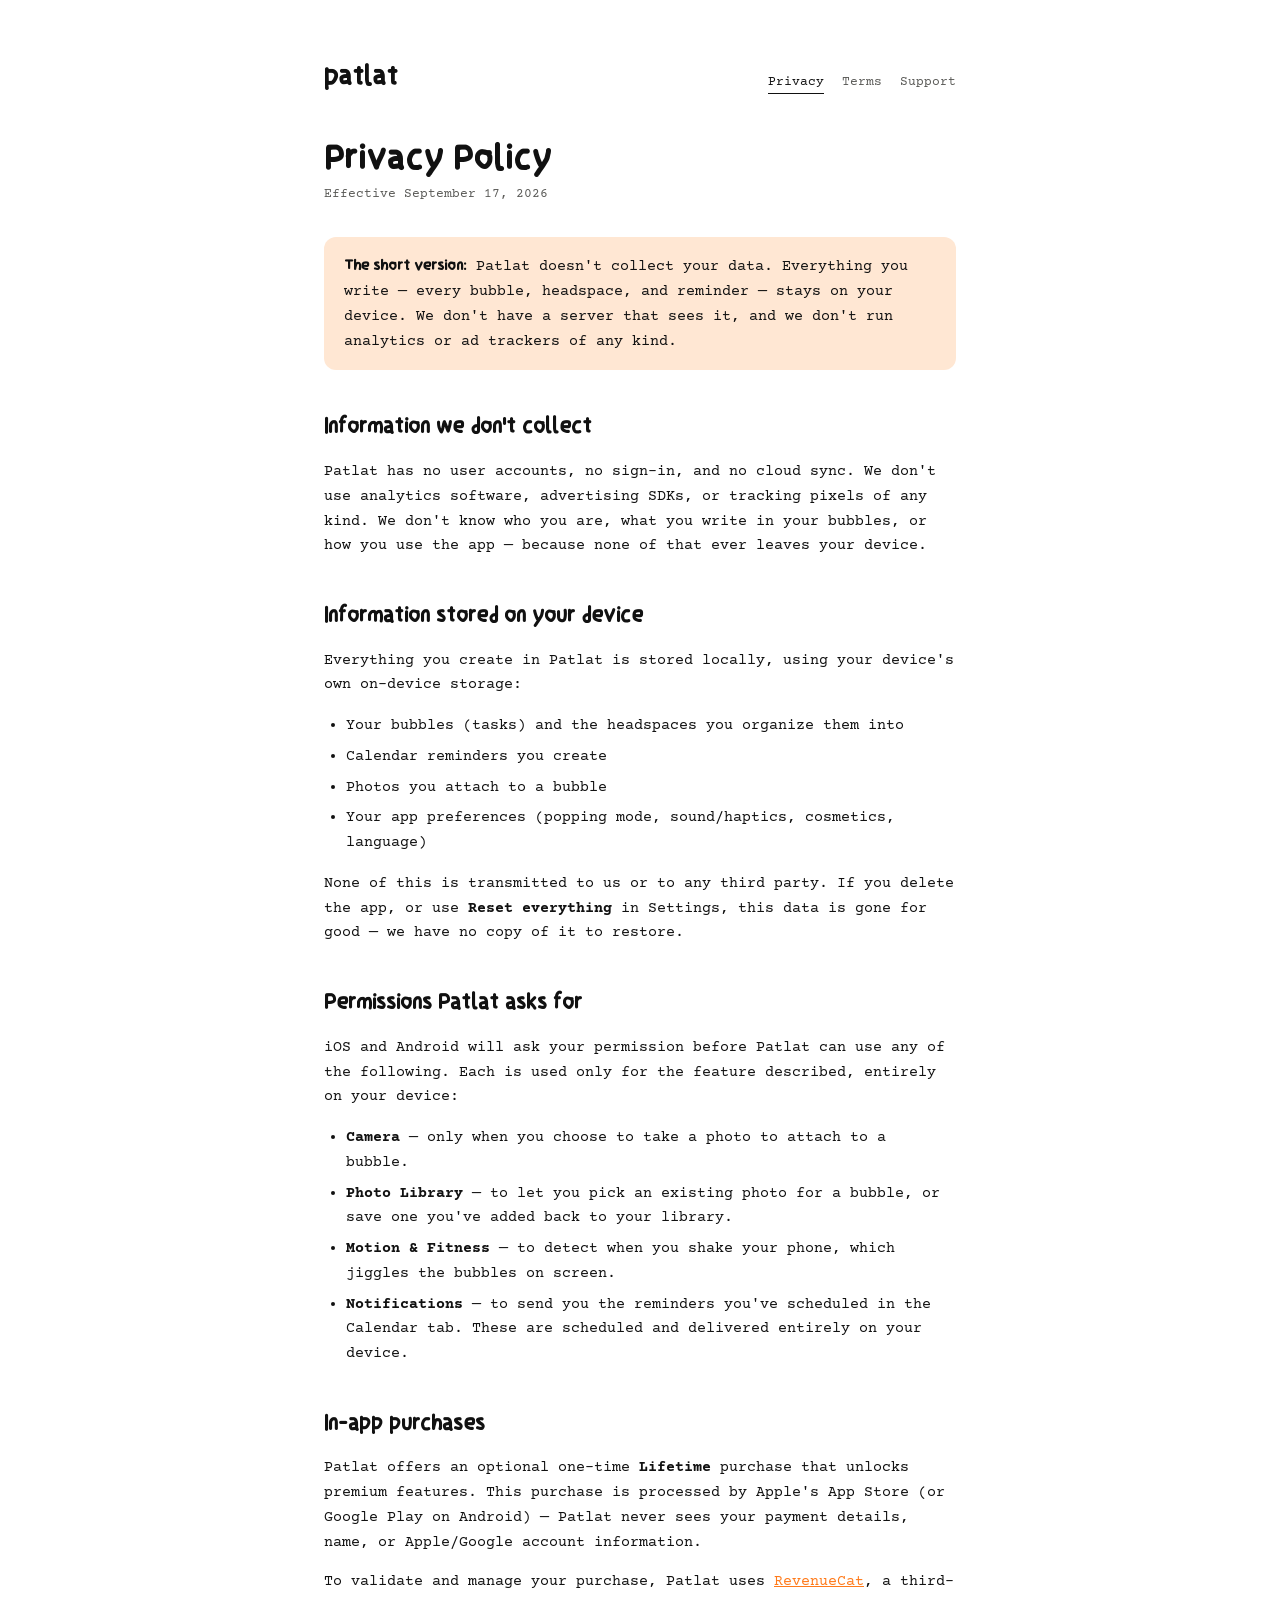
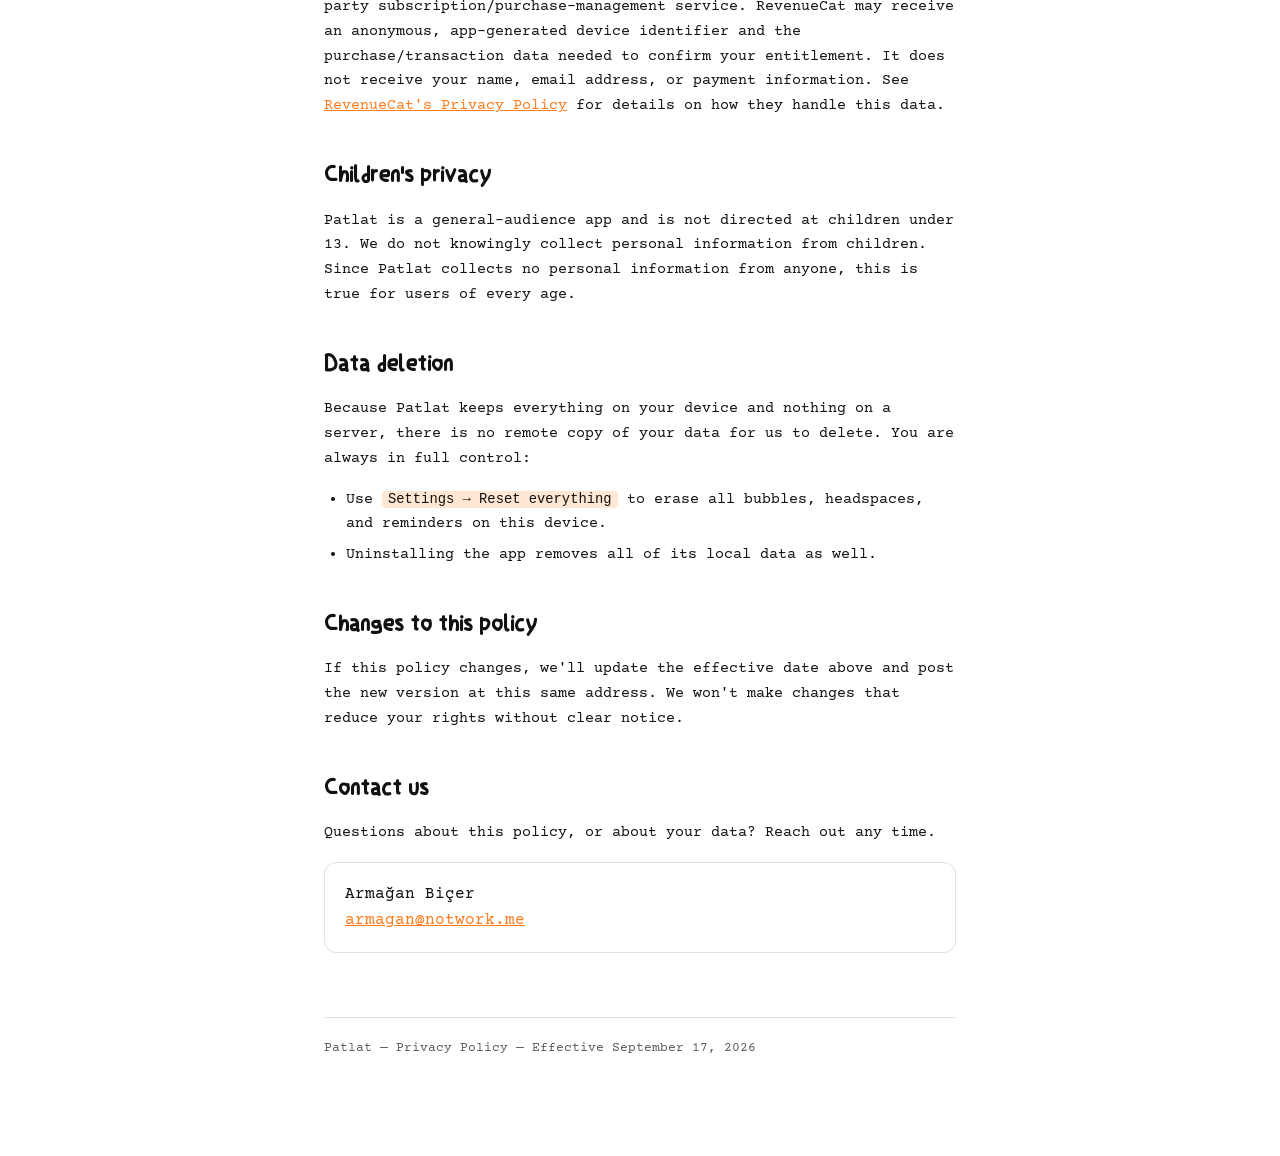
<file: patlat/privacy.html>
<!doctype html>
<html lang="en">
<head>
<meta charset="utf-8">
<meta name="viewport" content="width=device-width, initial-scale=1">
<title>Patlat — Privacy Policy</title>
<meta name="description" content="Privacy Policy for Patlat, the bubble-based task app.">
<link rel="preconnect" href="https://fonts.googleapis.com">
<link rel="preconnect" href="https://fonts.gstatic.com" crossorigin>
<link href="https://fonts.googleapis.com/css2?family=Shantell+Sans:wght@400;700&family=Courier+Prime:wght@400;700&display=swap" rel="stylesheet">
<style>
  @font-face {
    font-family: 'Armi';
    src: url('fonts/ArmiRegular.ttf') format('truetype');
    font-display: swap;
  }
</style>
<style>
  :root {
    --ink: #111111;
    --paper: #FFFFFF;
    --muted: #5b5b58;
    --border: #e2e2de;
    --orange: #FF7A1A;
    --orange-tint: #FFE7D3;
  }
  @media (prefers-color-scheme: dark) {
    :root:not([data-theme="light"]) {
      --ink: #F2F0EA;
      --paper: #171613;
      --muted: #a8a59c;
      --border: #35332c;
      --orange: #FF9142;
      --orange-tint: #3a2a1a;
    }
  }
  :root[data-theme="dark"] {
    --ink: #F2F0EA;
    --paper: #171613;
    --muted: #a8a59c;
    --border: #35332c;
    --orange: #FF9142;
    --orange-tint: #3a2a1a;
  }
  * { box-sizing: border-box; }
  body {
    margin: 0;
    background: var(--paper);
    color: var(--ink);
    font-family: 'Courier Prime', ui-monospace, monospace;
    line-height: 1.65;
  }
  .wrap { max-width: 680px; margin: 0 auto; padding: 56px 24px 96px; }
  header.top { display: flex; align-items: baseline; justify-content: space-between; margin-bottom: 40px; flex-wrap: wrap; gap: 10px; }
  .word { font-family: 'Armi', 'Shantell Sans', 'Comic Sans MS', cursive; font-size: 26px; font-weight: 700; color: var(--ink); text-decoration: none; }
  nav.legalnav { display: flex; gap: 18px; font-size: 13px; }
  nav.legalnav a { color: var(--muted); text-decoration: none; border-bottom: 1px solid transparent; }
  nav.legalnav a:hover, nav.legalnav a[aria-current] { color: var(--ink); border-bottom-color: var(--ink); }
  h1 { font-family: 'Armi', 'Shantell Sans', 'Comic Sans MS', cursive; font-size: 34px; margin: 0 0 6px; line-height: 1.15; }
  .updated { color: var(--muted); font-size: 13px; margin: 0 0 32px; }
  .tldr {
    background: var(--orange-tint);
    border-radius: 12px;
    padding: 16px 20px;
    margin-bottom: 40px;
    font-size: 15px;
  }
  .tldr strong { font-family: 'Armi', 'Shantell Sans', 'Comic Sans MS', cursive; font-weight: 700; }
  h2 { font-family: 'Armi', 'Shantell Sans', 'Comic Sans MS', cursive; font-size: 21px; margin: 40px 0 12px; }
  p, li { font-size: 15px; color: var(--ink); }
  ul { padding-left: 22px; }
  li { margin: 6px 0; }
  a { color: var(--orange); }
  code { background: var(--orange-tint); padding: 1px 6px; border-radius: 4px; font-size: 0.92em; }
  .contact-box {
    border: 1px solid var(--border);
    border-radius: 12px;
    padding: 18px 20px;
    margin-top: 16px;
  }
  footer { margin-top: 64px; padding-top: 20px; border-top: 1px solid var(--border); color: var(--muted); font-size: 13px; }
</style>
</head>
<body>
  <div class="wrap">
    <header class="top">
      <a class="word" href="./">patlat</a>
      <nav class="legalnav">
        <a href="privacy.html" aria-current="page">Privacy</a>
        <a href="terms.html">Terms</a>
        <a href="support.html">Support</a>
      </nav>
    </header>

    <h1>Privacy Policy</h1>
    <p class="updated">Effective September 17, 2026</p>

    <div class="tldr">
      <strong>The short version:</strong> Patlat doesn't collect your data. Everything you write —
      every bubble, headspace, and reminder — stays on your device. We don't have a server that
      sees it, and we don't run analytics or ad trackers of any kind.
    </div>

    <h2>Information we don't collect</h2>
    <p>Patlat has no user accounts, no sign-in, and no cloud sync. We don't use analytics
      software, advertising SDKs, or tracking pixels of any kind. We don't know who you are,
      what you write in your bubbles, or how you use the app — because none of that ever
      leaves your device.</p>

    <h2>Information stored on your device</h2>
    <p>Everything you create in Patlat is stored locally, using your device's own on-device
      storage:</p>
    <ul>
      <li>Your bubbles (tasks) and the headspaces you organize them into</li>
      <li>Calendar reminders you create</li>
      <li>Photos you attach to a bubble</li>
      <li>Your app preferences (popping mode, sound/haptics, cosmetics, language)</li>
    </ul>
    <p>None of this is transmitted to us or to any third party. If you delete the app, or use
      <strong>Reset everything</strong> in Settings, this data is gone for good — we have no
      copy of it to restore.</p>

    <h2>Permissions Patlat asks for</h2>
    <p>iOS and Android will ask your permission before Patlat can use any of the following.
      Each is used only for the feature described, entirely on your device:</p>
    <ul>
      <li><strong>Camera</strong> — only when you choose to take a photo to attach to a bubble.</li>
      <li><strong>Photo Library</strong> — to let you pick an existing photo for a bubble, or save
        one you've added back to your library.</li>
      <li><strong>Motion &amp; Fitness</strong> — to detect when you shake your phone, which
        jiggles the bubbles on screen.</li>
      <li><strong>Notifications</strong> — to send you the reminders you've scheduled in the
        Calendar tab. These are scheduled and delivered entirely on your device.</li>
    </ul>

    <h2>In-app purchases</h2>
    <p>Patlat offers an optional one-time <strong>Lifetime</strong> purchase that unlocks premium
      features. This purchase is processed by Apple's App Store (or Google Play on Android) —
      Patlat never sees your payment details, name, or Apple/Google account information.</p>
    <p>To validate and manage your purchase, Patlat uses
      <a href="https://www.revenuecat.com/" target="_blank" rel="noopener">RevenueCat</a>, a
      third-party subscription/purchase-management service. RevenueCat may receive an
      anonymous, app-generated device identifier and the purchase/transaction data needed to
      confirm your entitlement. It does not receive your name, email address, or payment
      information. See
      <a href="https://www.revenuecat.com/privacy/" target="_blank" rel="noopener">RevenueCat's
      Privacy Policy</a> for details on how they handle this data.</p>

    <h2>Children's privacy</h2>
    <p>Patlat is a general-audience app and is not directed at children under 13. We do not
      knowingly collect personal information from children. Since Patlat collects no personal
      information from anyone, this is true for users of every age.</p>

    <h2>Data deletion</h2>
    <p>Because Patlat keeps everything on your device and nothing on a server, there is no
      remote copy of your data for us to delete. You are always in full control:</p>
    <ul>
      <li>Use <code>Settings → Reset everything</code> to erase all bubbles, headspaces, and
        reminders on this device.</li>
      <li>Uninstalling the app removes all of its local data as well.</li>
    </ul>

    <h2>Changes to this policy</h2>
    <p>If this policy changes, we'll update the effective date above and post the new version
      at this same address. We won't make changes that reduce your rights without clear notice.</p>

    <h2>Contact us</h2>
    <p>Questions about this policy, or about your data? Reach out any time.</p>
    <div class="contact-box">
      Armağan Biçer<br>
      <a href="mailto:armagan@notwork.me">armagan@notwork.me</a>
    </div>

    <footer>Patlat — Privacy Policy — Effective September 17, 2026</footer>
  </div>
</body>
</html>
</file>
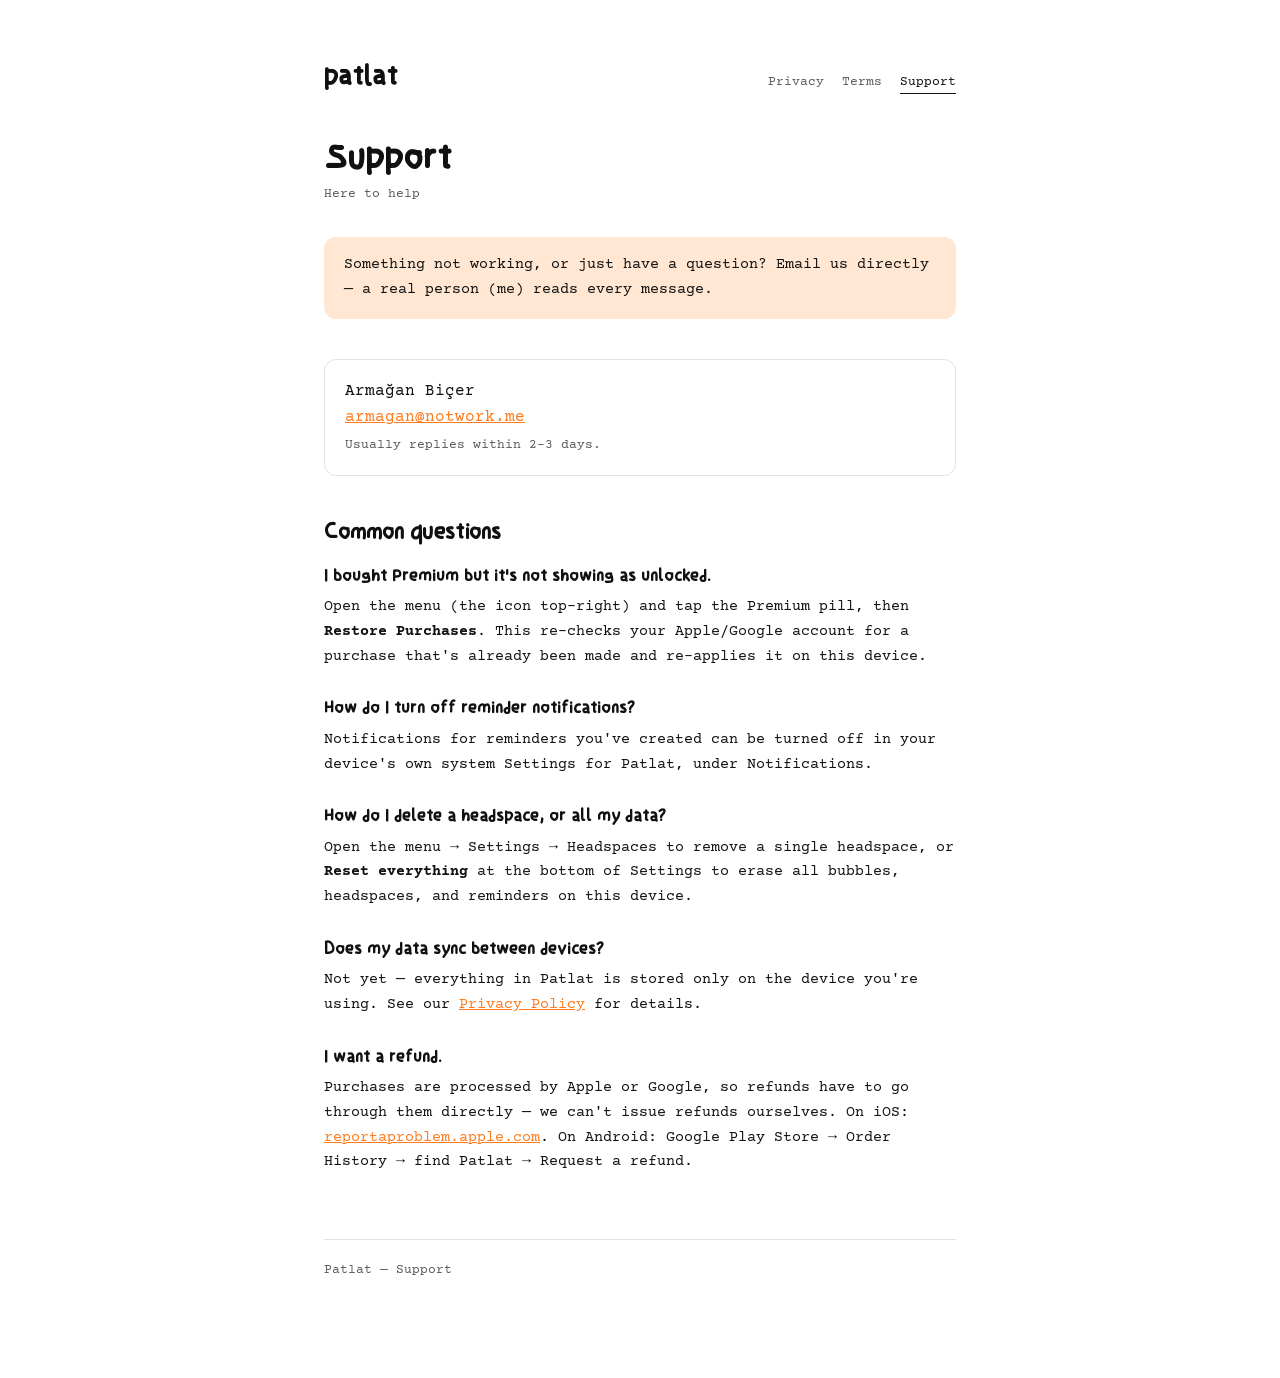
<file: patlat/support.html>
<!doctype html>
<html lang="en">
<head>
<meta charset="utf-8">
<meta name="viewport" content="width=device-width, initial-scale=1">
<title>Patlat — Support</title>
<meta name="description" content="Get help with Patlat, the bubble-based task app.">
<link rel="preconnect" href="https://fonts.googleapis.com">
<link rel="preconnect" href="https://fonts.gstatic.com" crossorigin>
<link href="https://fonts.googleapis.com/css2?family=Shantell+Sans:wght@400;700&family=Courier+Prime:wght@400;700&display=swap" rel="stylesheet">
<style>
  @font-face {
    font-family: 'Armi';
    src: url('fonts/ArmiRegular.ttf') format('truetype');
    font-display: swap;
  }
</style>
<style>
  :root {
    --ink: #111111;
    --paper: #FFFFFF;
    --muted: #5b5b58;
    --border: #e2e2de;
    --orange: #FF7A1A;
    --orange-tint: #FFE7D3;
  }
  @media (prefers-color-scheme: dark) {
    :root:not([data-theme="light"]) {
      --ink: #F2F0EA;
      --paper: #171613;
      --muted: #a8a59c;
      --border: #35332c;
      --orange: #FF9142;
      --orange-tint: #3a2a1a;
    }
  }
  :root[data-theme="dark"] {
    --ink: #F2F0EA;
    --paper: #171613;
    --muted: #a8a59c;
    --border: #35332c;
    --orange: #FF9142;
    --orange-tint: #3a2a1a;
  }
  * { box-sizing: border-box; }
  body {
    margin: 0;
    background: var(--paper);
    color: var(--ink);
    font-family: 'Courier Prime', ui-monospace, monospace;
    line-height: 1.65;
  }
  .wrap { max-width: 680px; margin: 0 auto; padding: 56px 24px 96px; }
  header.top { display: flex; align-items: baseline; justify-content: space-between; margin-bottom: 40px; flex-wrap: wrap; gap: 10px; }
  .word { font-family: 'Armi', 'Shantell Sans', 'Comic Sans MS', cursive; font-size: 26px; font-weight: 700; color: var(--ink); text-decoration: none; }
  nav.legalnav { display: flex; gap: 18px; font-size: 13px; }
  nav.legalnav a { color: var(--muted); text-decoration: none; border-bottom: 1px solid transparent; }
  nav.legalnav a:hover, nav.legalnav a[aria-current] { color: var(--ink); border-bottom-color: var(--ink); }
  h1 { font-family: 'Armi', 'Shantell Sans', 'Comic Sans MS', cursive; font-size: 34px; margin: 0 0 6px; line-height: 1.15; }
  .updated { color: var(--muted); font-size: 13px; margin: 0 0 32px; }
  .tldr {
    background: var(--orange-tint);
    border-radius: 12px;
    padding: 16px 20px;
    margin-bottom: 40px;
    font-size: 15px;
  }
  .tldr strong { font-family: 'Armi', 'Shantell Sans', 'Comic Sans MS', cursive; font-weight: 700; }
  h2 { font-family: 'Armi', 'Shantell Sans', 'Comic Sans MS', cursive; font-size: 21px; margin: 40px 0 12px; }
  p, li { font-size: 15px; color: var(--ink); }
  a { color: var(--orange); }
  .contact-box {
    border: 1px solid var(--border);
    border-radius: 12px;
    padding: 18px 20px;
    margin-top: 16px;
    margin-bottom: 8px;
  }
  .faq-item { margin-bottom: 26px; }
  .faq-q { font-family: 'Armi', 'Shantell Sans', 'Comic Sans MS', cursive; font-size: 16px; font-weight: 700; margin: 0 0 6px; }
  .faq-a { margin: 0; color: var(--ink); }
  footer { margin-top: 64px; padding-top: 20px; border-top: 1px solid var(--border); color: var(--muted); font-size: 13px; }
</style>
</head>
<body>
  <div class="wrap">
    <header class="top">
      <a class="word" href="./">patlat</a>
      <nav class="legalnav">
        <a href="privacy.html">Privacy</a>
        <a href="terms.html">Terms</a>
        <a href="support.html" aria-current="page">Support</a>
      </nav>
    </header>

    <h1>Support</h1>
    <p class="updated">Here to help</p>

    <div class="tldr">
      Something not working, or just have a question? Email us directly — a real person
      (me) reads every message.
    </div>

    <div class="contact-box">
      Armağan Biçer<br>
      <a href="mailto:armagan@notwork.me">armagan@notwork.me</a><br>
      <span style="color:var(--muted); font-size: 13px;">Usually replies within 2–3 days.</span>
    </div>

    <h2>Common questions</h2>

    <div class="faq-item">
      <p class="faq-q">I bought Premium but it's not showing as unlocked.</p>
      <p class="faq-a">Open the menu (the icon top-right) and tap the Premium pill, then
        <strong>Restore Purchases</strong>. This re-checks your Apple/Google account for a
        purchase that's already been made and re-applies it on this device.</p>
    </div>

    <div class="faq-item">
      <p class="faq-q">How do I turn off reminder notifications?</p>
      <p class="faq-a">Notifications for reminders you've created can be turned off in your
        device's own system Settings for Patlat, under Notifications.</p>
    </div>

    <div class="faq-item">
      <p class="faq-q">How do I delete a headspace, or all my data?</p>
      <p class="faq-a">Open the menu → Settings → Headspaces to remove a single headspace, or
        <strong>Reset everything</strong> at the bottom of Settings to erase all bubbles,
        headspaces, and reminders on this device.</p>
    </div>

    <div class="faq-item">
      <p class="faq-q">Does my data sync between devices?</p>
      <p class="faq-a">Not yet — everything in Patlat is stored only on the device you're using.
        See our <a href="privacy.html">Privacy Policy</a> for details.</p>
    </div>

    <div class="faq-item">
      <p class="faq-q">I want a refund.</p>
      <p class="faq-a">Purchases are processed by Apple or Google, so refunds have to go
        through them directly — we can't issue refunds ourselves. On iOS:
        <a href="https://reportaproblem.apple.com/" target="_blank" rel="noopener">reportaproblem.apple.com</a>.
        On Android: Google Play Store → Order History → find Patlat → Request a refund.</p>
    </div>

    <footer>Patlat — Support</footer>
  </div>
</body>
</html>
</file>
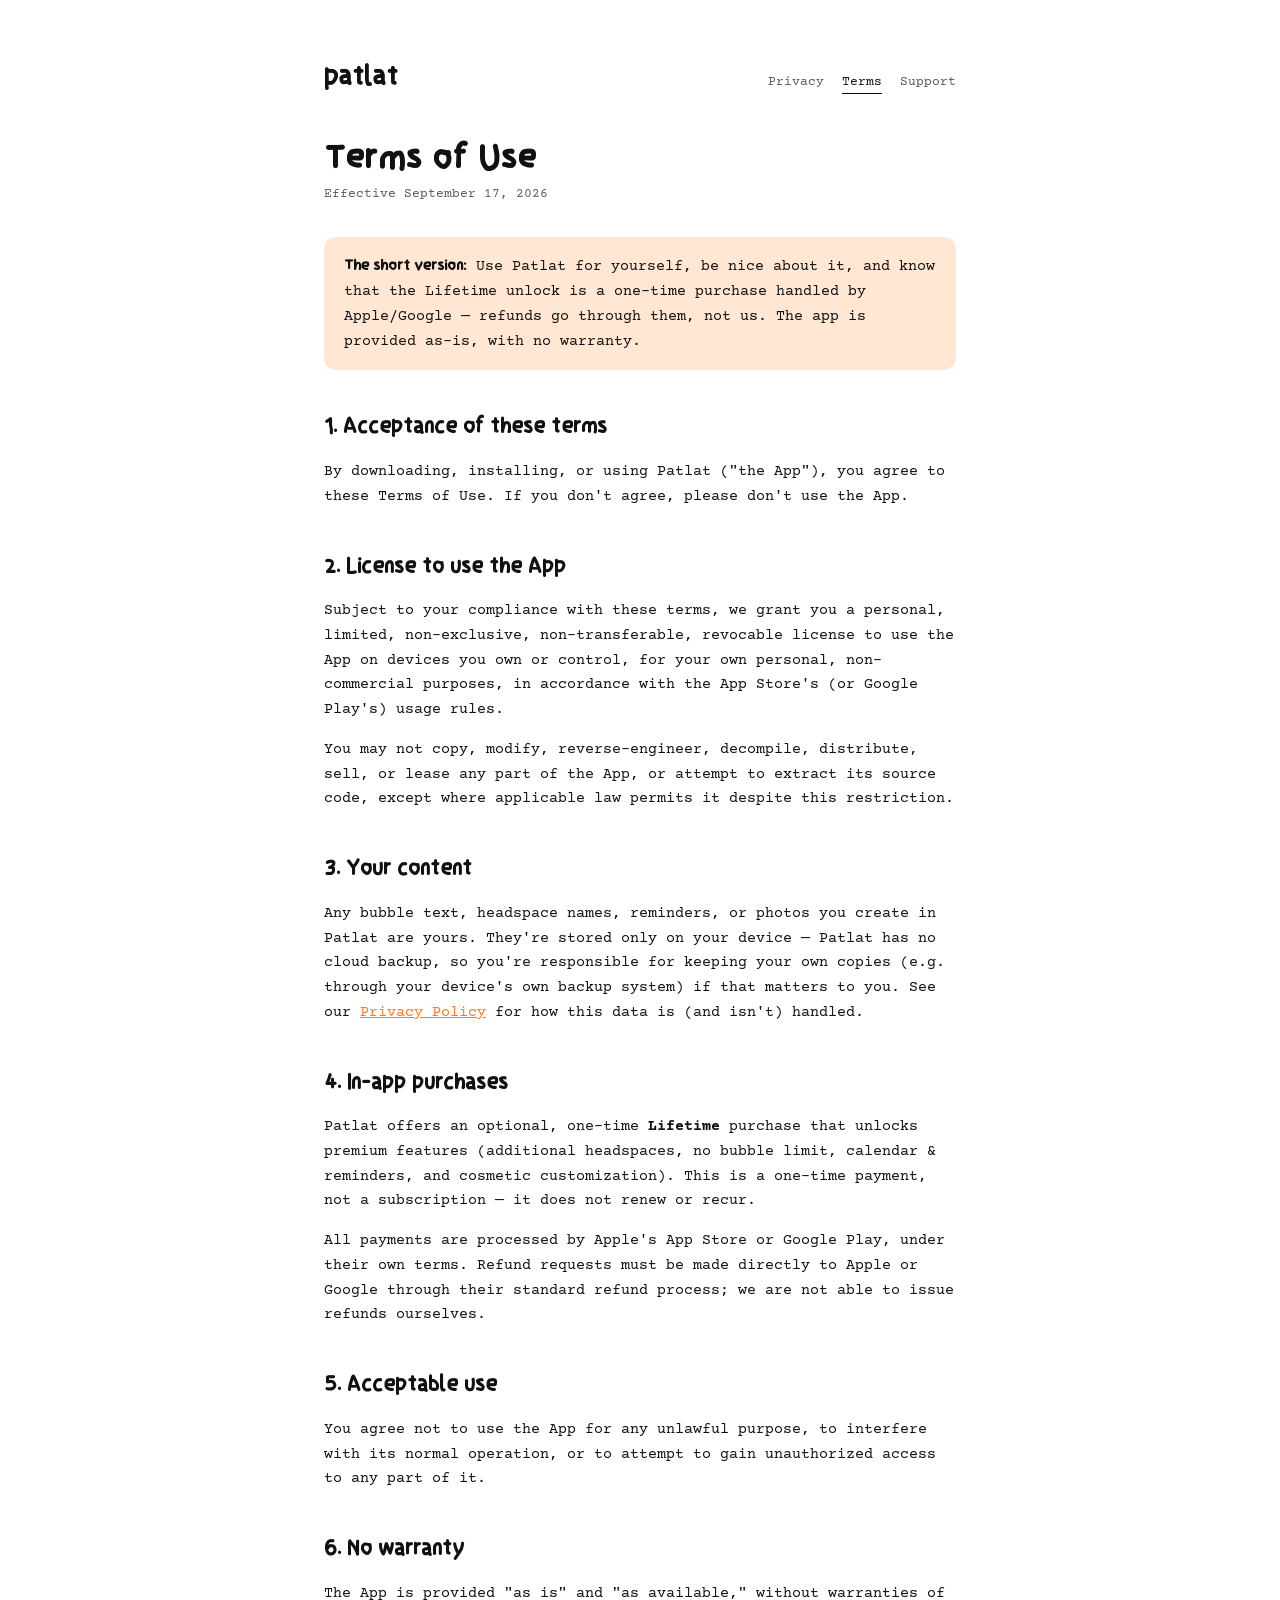
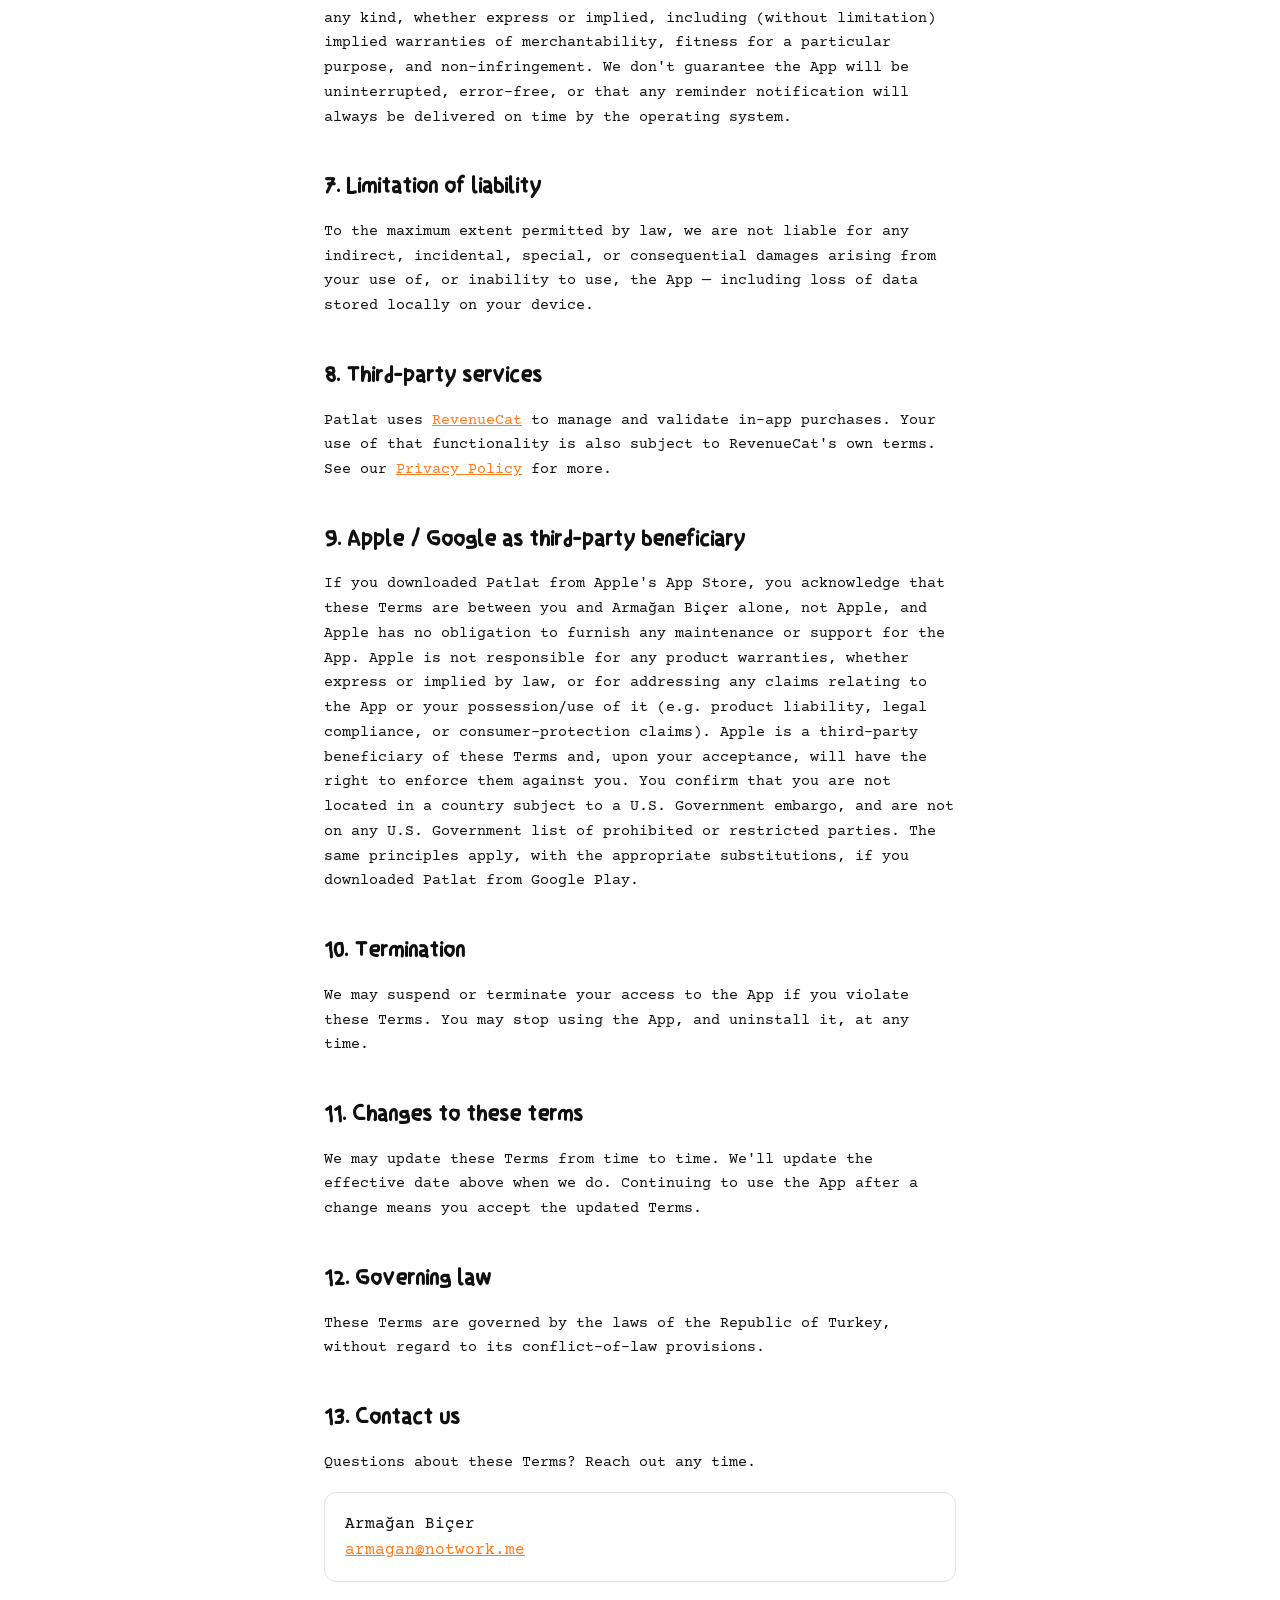
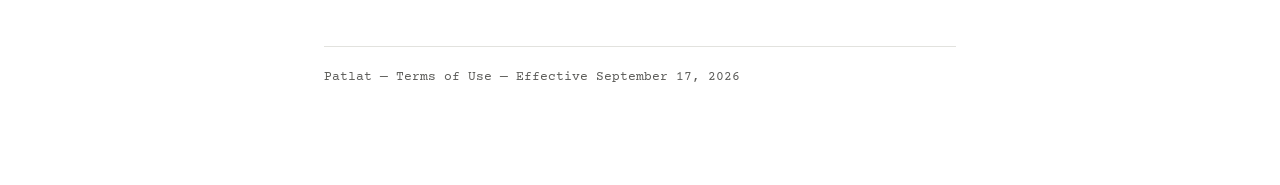
<file: patlat/terms.html>
<!doctype html>
<html lang="en">
<head>
<meta charset="utf-8">
<meta name="viewport" content="width=device-width, initial-scale=1">
<title>Patlat — Terms of Use</title>
<meta name="description" content="Terms of Use (EULA) for Patlat, the bubble-based task app.">
<link rel="preconnect" href="https://fonts.googleapis.com">
<link rel="preconnect" href="https://fonts.gstatic.com" crossorigin>
<link href="https://fonts.googleapis.com/css2?family=Shantell+Sans:wght@400;700&family=Courier+Prime:wght@400;700&display=swap" rel="stylesheet">
<style>
  @font-face {
    font-family: 'Armi';
    src: url('fonts/ArmiRegular.ttf') format('truetype');
    font-display: swap;
  }
</style>
<style>
  :root {
    --ink: #111111;
    --paper: #FFFFFF;
    --muted: #5b5b58;
    --border: #e2e2de;
    --orange: #FF7A1A;
    --orange-tint: #FFE7D3;
  }
  @media (prefers-color-scheme: dark) {
    :root:not([data-theme="light"]) {
      --ink: #F2F0EA;
      --paper: #171613;
      --muted: #a8a59c;
      --border: #35332c;
      --orange: #FF9142;
      --orange-tint: #3a2a1a;
    }
  }
  :root[data-theme="dark"] {
    --ink: #F2F0EA;
    --paper: #171613;
    --muted: #a8a59c;
    --border: #35332c;
    --orange: #FF9142;
    --orange-tint: #3a2a1a;
  }
  * { box-sizing: border-box; }
  body {
    margin: 0;
    background: var(--paper);
    color: var(--ink);
    font-family: 'Courier Prime', ui-monospace, monospace;
    line-height: 1.65;
  }
  .wrap { max-width: 680px; margin: 0 auto; padding: 56px 24px 96px; }
  header.top { display: flex; align-items: baseline; justify-content: space-between; margin-bottom: 40px; flex-wrap: wrap; gap: 10px; }
  .word { font-family: 'Armi', 'Shantell Sans', 'Comic Sans MS', cursive; font-size: 26px; font-weight: 700; color: var(--ink); text-decoration: none; }
  nav.legalnav { display: flex; gap: 18px; font-size: 13px; }
  nav.legalnav a { color: var(--muted); text-decoration: none; border-bottom: 1px solid transparent; }
  nav.legalnav a:hover, nav.legalnav a[aria-current] { color: var(--ink); border-bottom-color: var(--ink); }
  h1 { font-family: 'Armi', 'Shantell Sans', 'Comic Sans MS', cursive; font-size: 34px; margin: 0 0 6px; line-height: 1.15; }
  .updated { color: var(--muted); font-size: 13px; margin: 0 0 32px; }
  .tldr {
    background: var(--orange-tint);
    border-radius: 12px;
    padding: 16px 20px;
    margin-bottom: 40px;
    font-size: 15px;
  }
  .tldr strong { font-family: 'Armi', 'Shantell Sans', 'Comic Sans MS', cursive; font-weight: 700; }
  h2 { font-family: 'Armi', 'Shantell Sans', 'Comic Sans MS', cursive; font-size: 21px; margin: 40px 0 12px; }
  p, li { font-size: 15px; color: var(--ink); }
  ul { padding-left: 22px; }
  li { margin: 6px 0; }
  a { color: var(--orange); }
  .contact-box {
    border: 1px solid var(--border);
    border-radius: 12px;
    padding: 18px 20px;
    margin-top: 16px;
  }
  footer { margin-top: 64px; padding-top: 20px; border-top: 1px solid var(--border); color: var(--muted); font-size: 13px; }
</style>
</head>
<body>
  <div class="wrap">
    <header class="top">
      <a class="word" href="./">patlat</a>
      <nav class="legalnav">
        <a href="privacy.html">Privacy</a>
        <a href="terms.html" aria-current="page">Terms</a>
        <a href="support.html">Support</a>
      </nav>
    </header>

    <h1>Terms of Use</h1>
    <p class="updated">Effective September 17, 2026</p>

    <div class="tldr">
      <strong>The short version:</strong> Use Patlat for yourself, be nice about it, and know
      that the Lifetime unlock is a one-time purchase handled by Apple/Google — refunds go
      through them, not us. The app is provided as-is, with no warranty.
    </div>

    <h2>1. Acceptance of these terms</h2>
    <p>By downloading, installing, or using Patlat ("the App"), you agree to these Terms of Use.
      If you don't agree, please don't use the App.</p>

    <h2>2. License to use the App</h2>
    <p>Subject to your compliance with these terms, we grant you a personal, limited,
      non-exclusive, non-transferable, revocable license to use the App on devices you own or
      control, for your own personal, non-commercial purposes, in accordance with the App
      Store's (or Google Play's) usage rules.</p>
    <p>You may not copy, modify, reverse-engineer, decompile, distribute, sell, or lease any
      part of the App, or attempt to extract its source code, except where applicable law
      permits it despite this restriction.</p>

    <h2>3. Your content</h2>
    <p>Any bubble text, headspace names, reminders, or photos you create in Patlat are yours.
      They're stored only on your device — Patlat has no cloud backup, so you're responsible
      for keeping your own copies (e.g. through your device's own backup system) if that
      matters to you. See our <a href="privacy.html">Privacy Policy</a> for how this data is
      (and isn't) handled.</p>

    <h2>4. In-app purchases</h2>
    <p>Patlat offers an optional, one-time <strong>Lifetime</strong> purchase that unlocks
      premium features (additional headspaces, no bubble limit, calendar &amp; reminders, and
      cosmetic customization). This is a one-time payment, not a subscription — it does not
      renew or recur.</p>
    <p>All payments are processed by Apple's App Store or Google Play, under their own terms.
      Refund requests must be made directly to Apple or Google through their standard refund
      process; we are not able to issue refunds ourselves.</p>

    <h2>5. Acceptable use</h2>
    <p>You agree not to use the App for any unlawful purpose, to interfere with its normal
      operation, or to attempt to gain unauthorized access to any part of it.</p>

    <h2>6. No warranty</h2>
    <p>The App is provided "as is" and "as available," without warranties of any kind, whether
      express or implied, including (without limitation) implied warranties of
      merchantability, fitness for a particular purpose, and non-infringement. We don't
      guarantee the App will be uninterrupted, error-free, or that any reminder notification
      will always be delivered on time by the operating system.</p>

    <h2>7. Limitation of liability</h2>
    <p>To the maximum extent permitted by law, we are not liable for any indirect, incidental,
      special, or consequential damages arising from your use of, or inability to use, the App
      — including loss of data stored locally on your device.</p>

    <h2>8. Third-party services</h2>
    <p>Patlat uses <a href="https://www.revenuecat.com/" target="_blank" rel="noopener">RevenueCat</a>
      to manage and validate in-app purchases. Your use of that functionality is also subject
      to RevenueCat's own terms. See our <a href="privacy.html">Privacy Policy</a> for more.</p>

    <h2>9. Apple / Google as third-party beneficiary</h2>
    <p>If you downloaded Patlat from Apple's App Store, you acknowledge that these Terms are
      between you and Armağan Biçer alone, not Apple, and Apple has no obligation to furnish
      any maintenance or support for the App. Apple is not responsible for any product
      warranties, whether express or implied by law, or for addressing any claims relating to
      the App or your possession/use of it (e.g. product liability, legal compliance, or
      consumer-protection claims). Apple is a third-party beneficiary of these Terms and, upon
      your acceptance, will have the right to enforce them against you. You confirm that you
      are not located in a country subject to a U.S. Government embargo, and are not on any
      U.S. Government list of prohibited or restricted parties. The same principles apply, with
      the appropriate substitutions, if you downloaded Patlat from Google Play.</p>

    <h2>10. Termination</h2>
    <p>We may suspend or terminate your access to the App if you violate these Terms. You may
      stop using the App, and uninstall it, at any time.</p>

    <h2>11. Changes to these terms</h2>
    <p>We may update these Terms from time to time. We'll update the effective date above when
      we do. Continuing to use the App after a change means you accept the updated Terms.</p>

    <h2>12. Governing law</h2>
    <p>These Terms are governed by the laws of the Republic of Turkey, without regard to its
      conflict-of-law provisions.</p>

    <h2>13. Contact us</h2>
    <p>Questions about these Terms? Reach out any time.</p>
    <div class="contact-box">
      Armağan Biçer<br>
      <a href="mailto:armagan@notwork.me">armagan@notwork.me</a>
    </div>

    <footer>Patlat — Terms of Use — Effective September 17, 2026</footer>
  </div>
</body>
</html>
</file>
